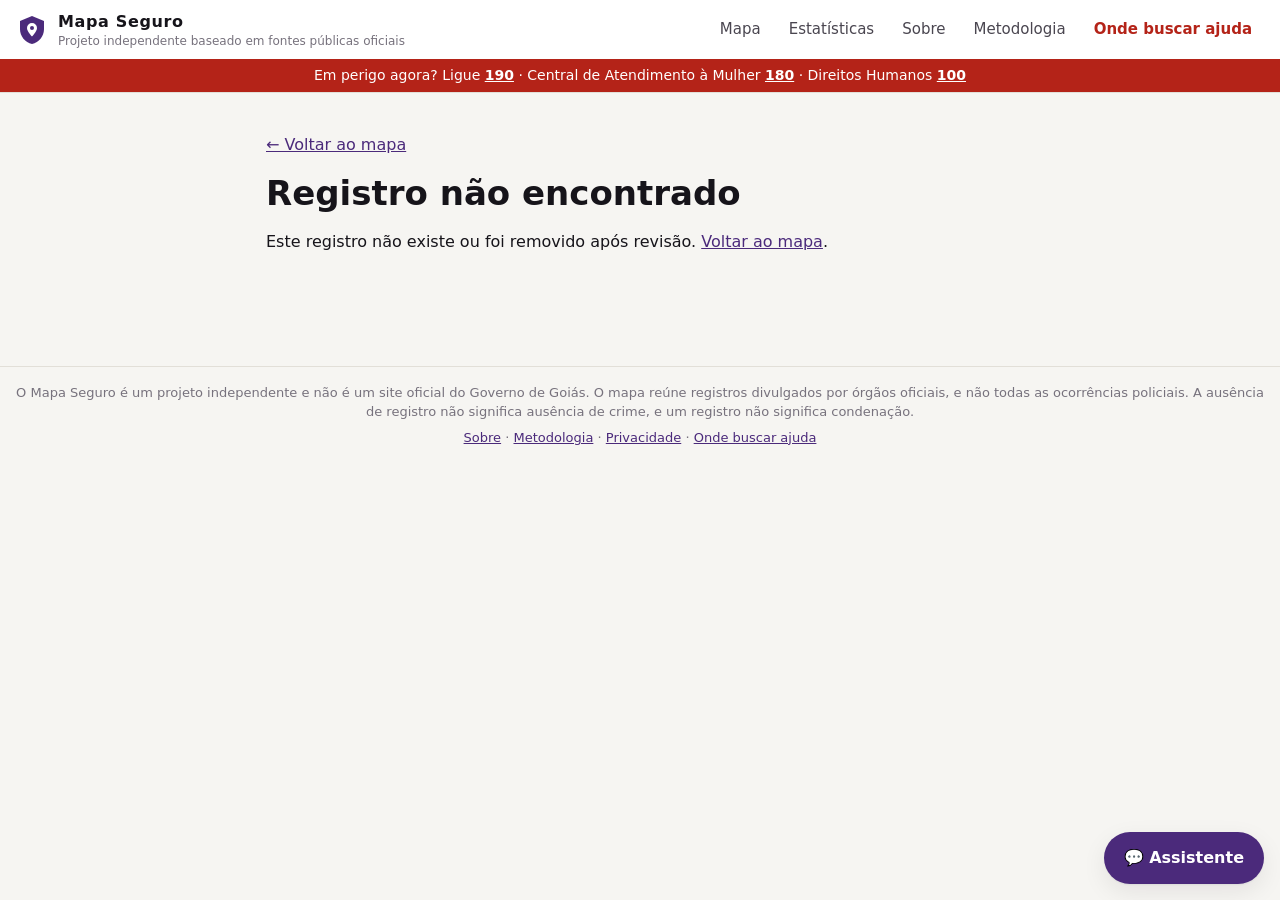
<file: caso.html>
<!doctype html>
<html lang="pt-BR">
<head>
  <meta charset="utf-8">
  <meta name="viewport" content="width=device-width, initial-scale=1, viewport-fit=cover">
  <title>Registro | Mapa Seguro</title>
  <meta name="description" content="Detalhe de registro oficial no MAPA SEGURO.">
  <meta http-equiv="Content-Security-Policy" content="default-src 'self'; script-src 'self'; style-src 'self' 'unsafe-inline'; img-src 'self' data:; connect-src 'self' https://generativelanguage.googleapis.com https:; base-uri 'self'; form-action 'self'">
  <meta name="referrer" content="strict-origin-when-cross-origin">
  <link rel="icon" href="data:image/svg+xml,%3Csvg xmlns='http://www.w3.org/2000/svg' viewBox='0 0 32 32'%3E%3Cpath d='M16 2 4 7v8c0 7.5 5.1 13.4 12 15 6.9-1.6 12-7.5 12-15V7L16 2Z' fill='%234b2a7b'/%3E%3C/svg%3E">
  <link rel="stylesheet" href="assets/css/style.css?v=20261008">
  <script type="module" src="assets/js/pagina-caso.js?v=20261008"></script>
</head>
<body data-pagina="caso">
  <header id="topo"></header>
  <main id="principal" class="conteudo estreito">
    <p><a href="index.html">← Voltar ao mapa</a></p>
    <article id="caso" aria-live="polite"><p>Carregando…</p></article>
  </main>
  <footer id="rodape"></footer>
</body>
</html>
</file>
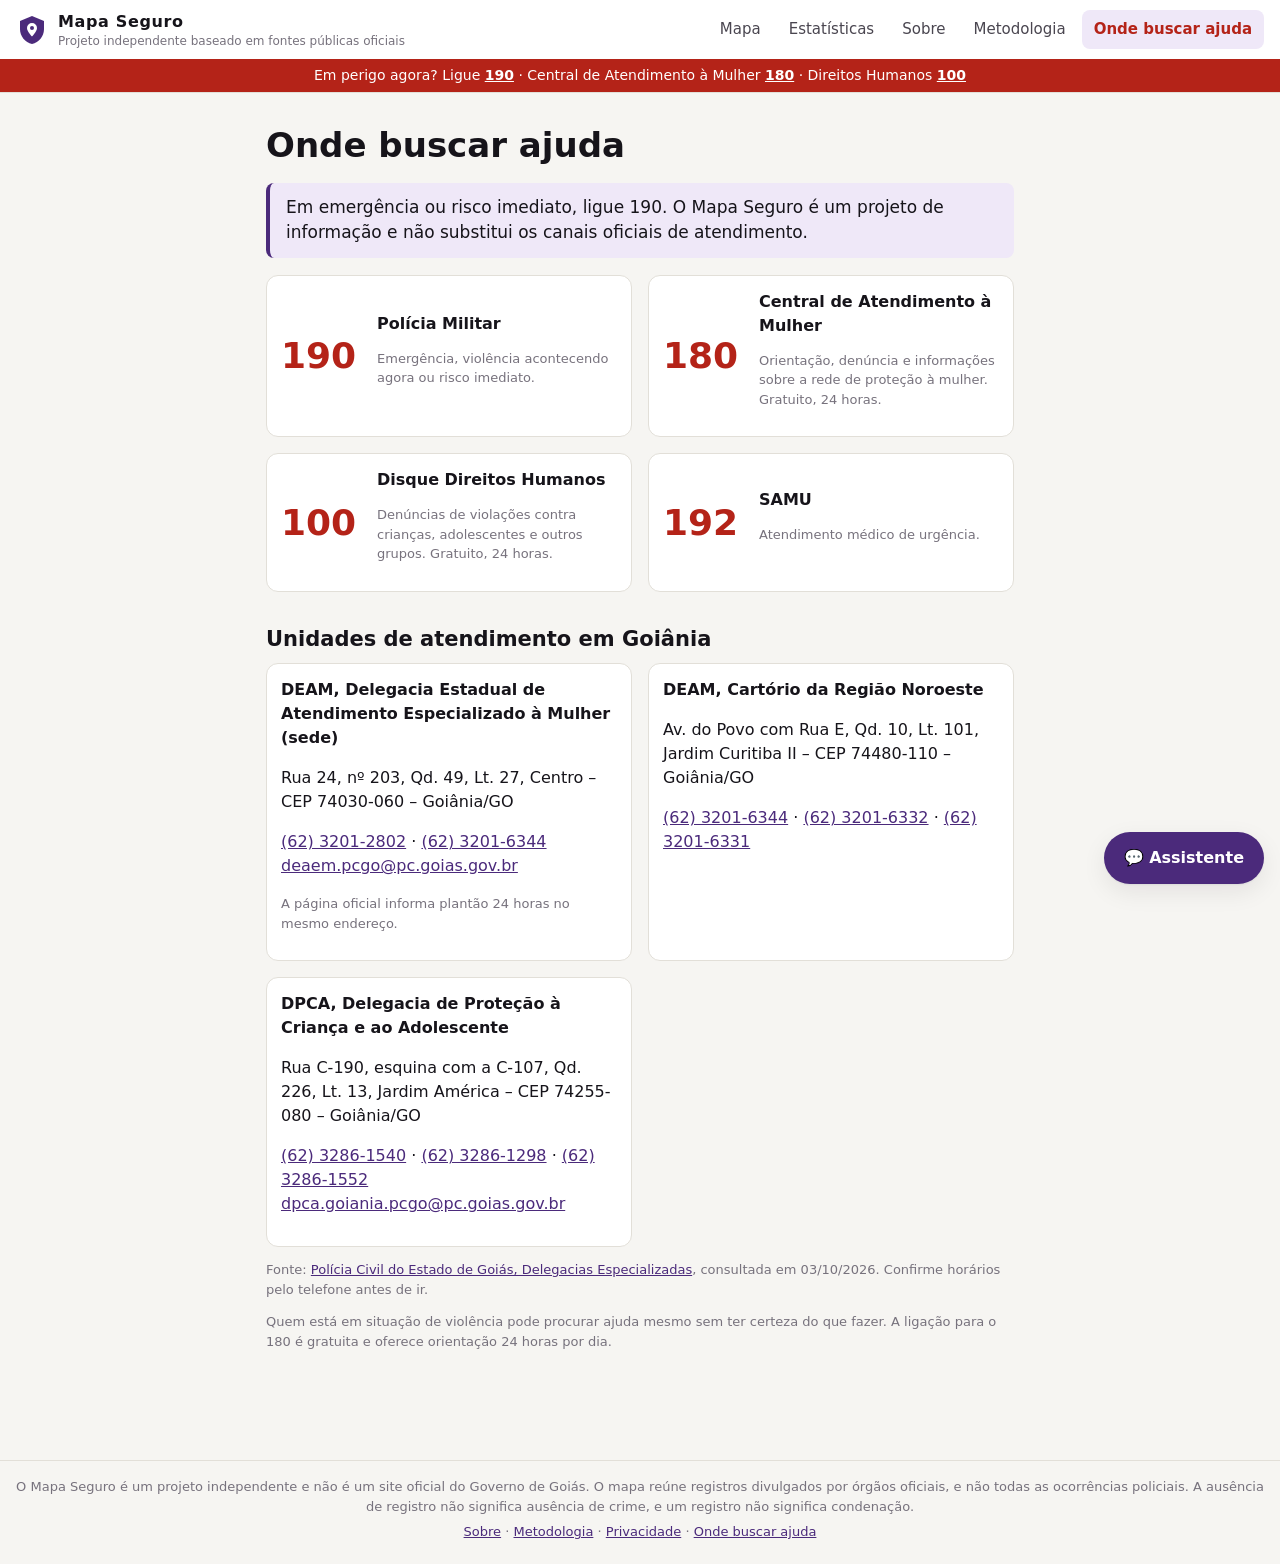
<file: emergencia.html>
<!doctype html>
<html lang="pt-BR">
<head>
  <meta charset="utf-8">
  <meta name="viewport" content="width=device-width, initial-scale=1, viewport-fit=cover">
  <title>Onde buscar ajuda | Mapa Seguro</title>
  <meta name="description" content="Contatos oficiais de emergência e atendimento em Goiânia.">
  <meta http-equiv="Content-Security-Policy" content="default-src 'self'; script-src 'self'; style-src 'self' 'unsafe-inline'; img-src 'self' data:; connect-src 'self' https://generativelanguage.googleapis.com https:; base-uri 'self'; form-action 'self'">
  <meta name="referrer" content="strict-origin-when-cross-origin">
  <link rel="icon" href="data:image/svg+xml,%3Csvg xmlns='http://www.w3.org/2000/svg' viewBox='0 0 32 32'%3E%3Cpath d='M16 2 4 7v8c0 7.5 5.1 13.4 12 15 6.9-1.6 12-7.5 12-15V7L16 2Z' fill='%234b2a7b'/%3E%3C/svg%3E">
  <link rel="stylesheet" href="assets/css/style.css?v=20261008">
  <script type="module" src="assets/js/pagina-conteudo.js?v=20261008"></script>
</head>
<body data-pagina="emergencia">
  <header id="topo"></header>
  <main id="principal" class="conteudo estreito">
    <h1>Onde buscar ajuda</h1>
    <p class="destaque" id="aviso-emergencia"></p>
    <div id="contatos" class="grade"></div>
    <h2>Unidades de atendimento em Goiânia</h2>
    <div id="servicos" class="grade"></div>
    <p id="fonte-servicos" class="rotulo-peq"></p>
    <p class="rotulo-peq">Quem está em situação de violência pode procurar ajuda mesmo sem ter certeza do que fazer. A ligação para o 180 é gratuita e oferece orientação 24 horas por dia.</p>
  </main>
  <footer id="rodape"></footer>
</body>
</html>
</file>
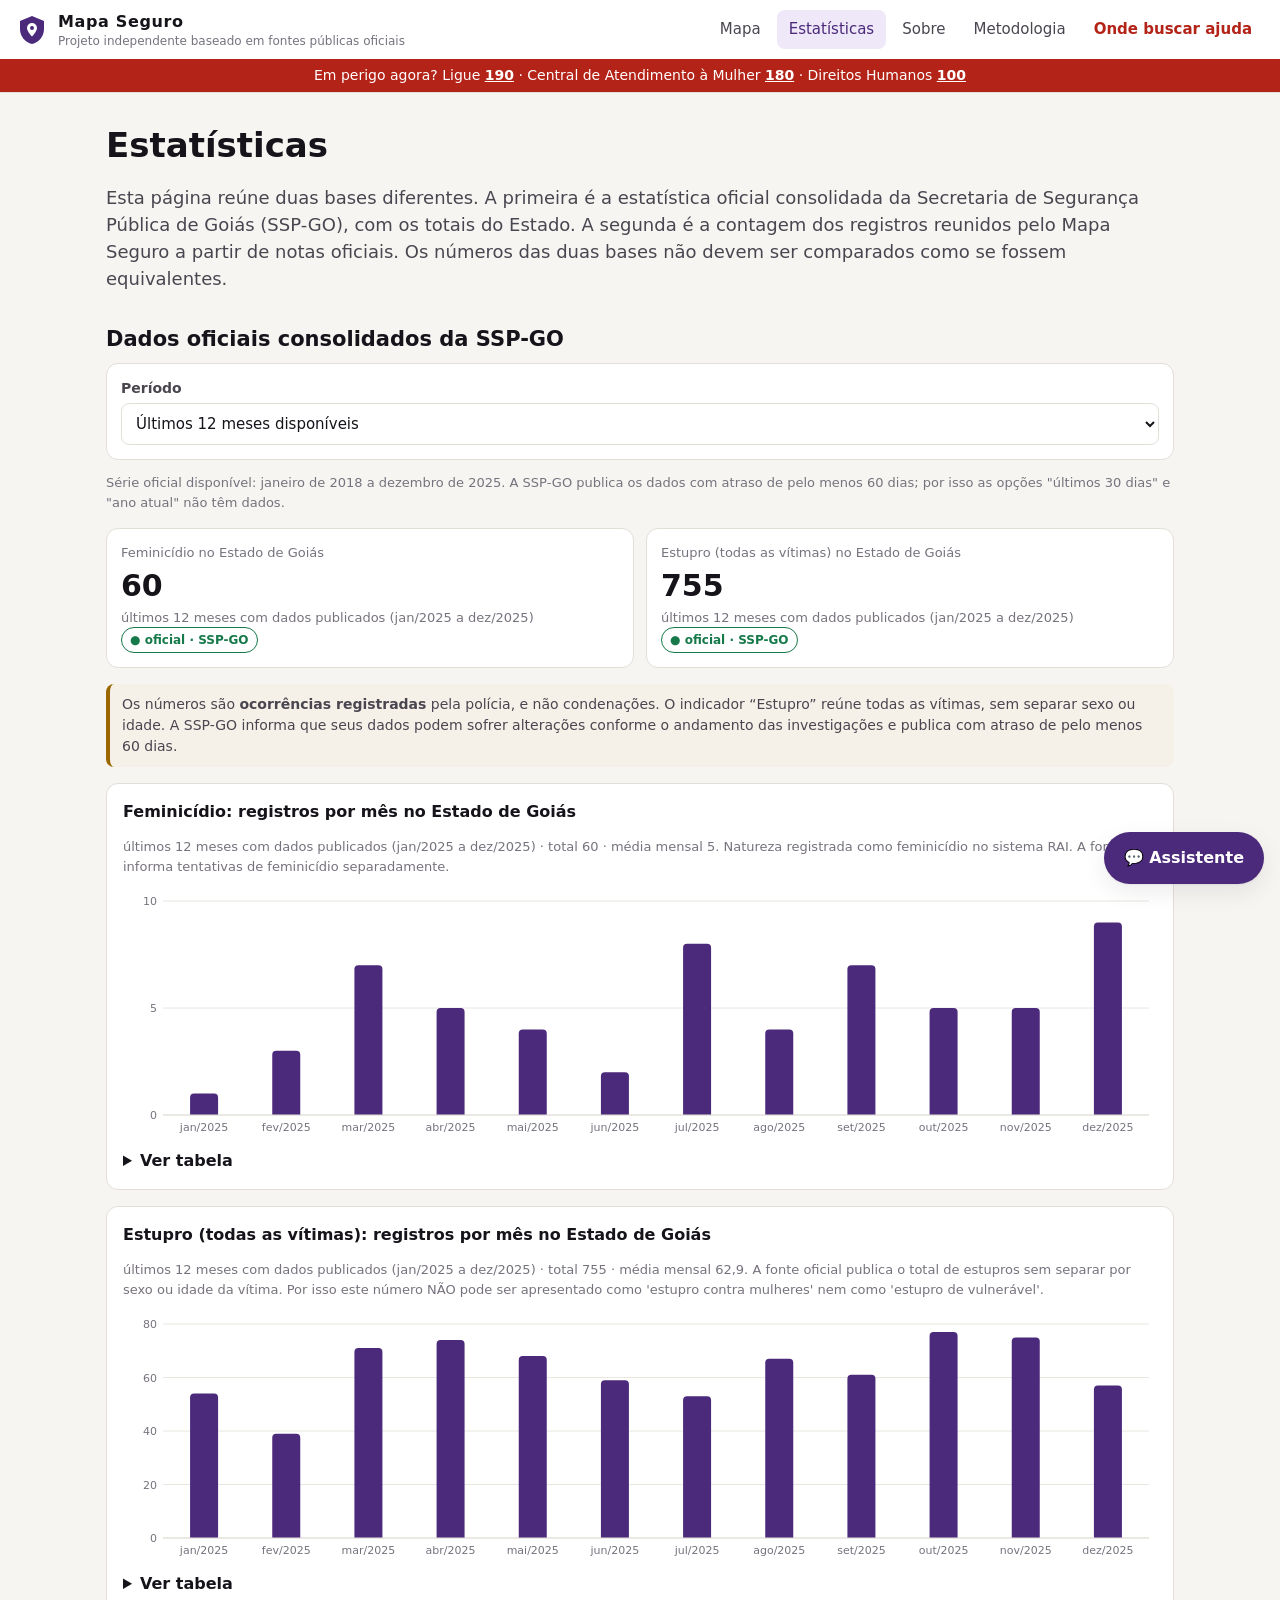
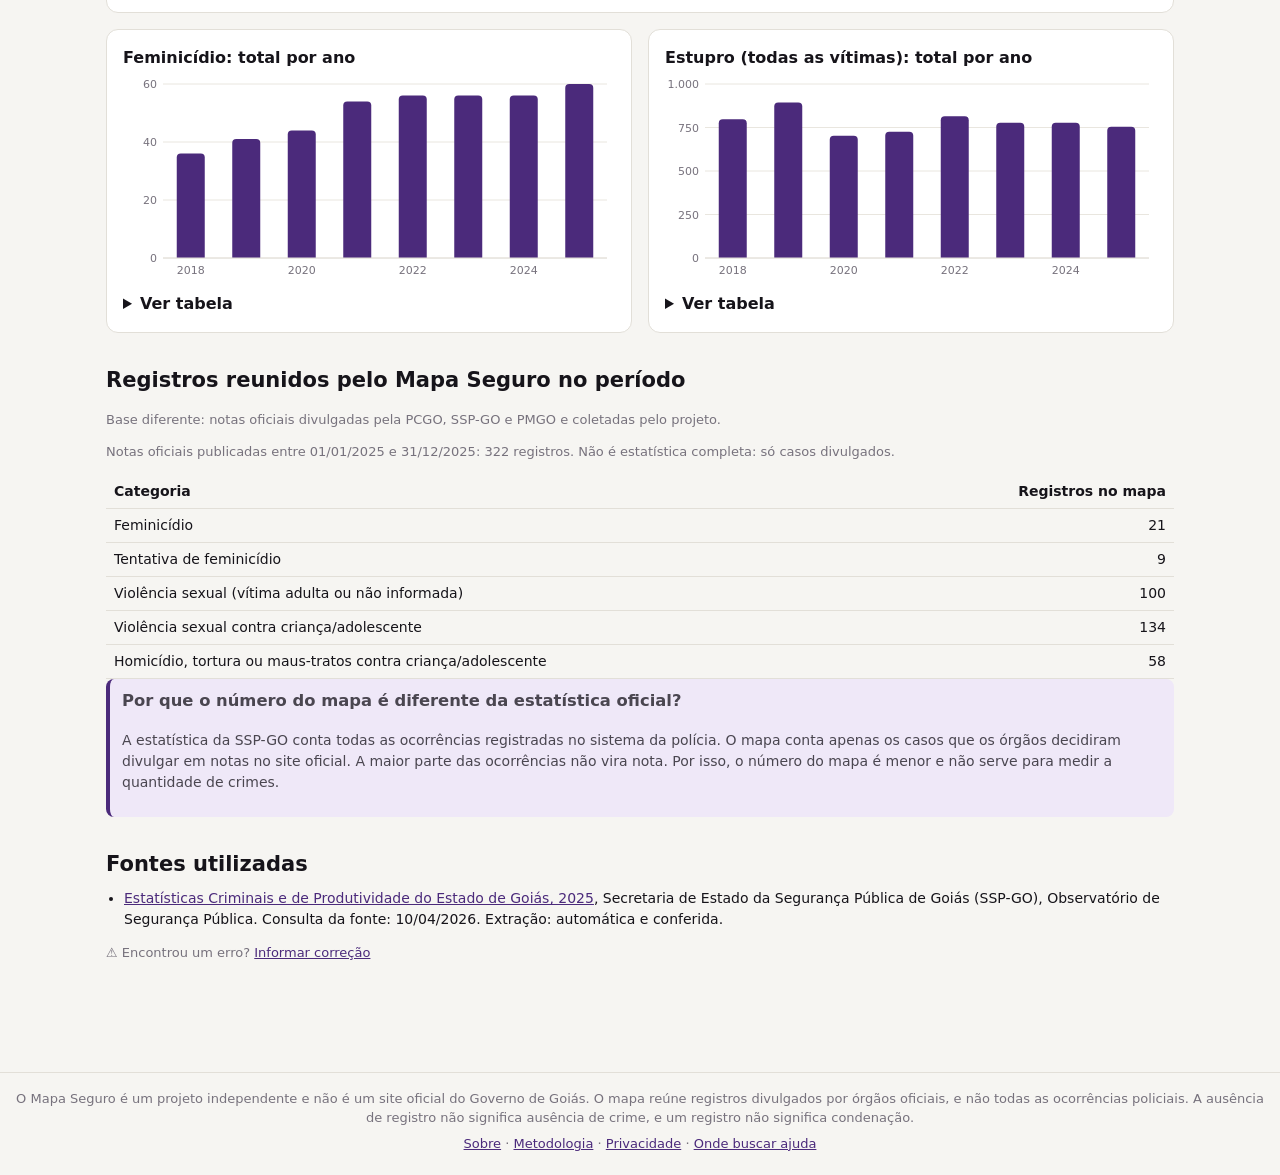
<file: estatisticas.html>
<!doctype html>
<html lang="pt-BR">
<head>
  <meta charset="utf-8">
  <meta name="viewport" content="width=device-width, initial-scale=1, viewport-fit=cover">
  <title>Estatísticas | Mapa Seguro</title>
  <meta name="description" content="Estatística oficial da SSP-GO e registros reunidos pelo Mapa Seguro: duas bases diferentes.">
  <meta http-equiv="Content-Security-Policy" content="default-src 'self'; script-src 'self'; style-src 'self' 'unsafe-inline'; img-src 'self' data:; connect-src 'self' https://generativelanguage.googleapis.com https:; base-uri 'self'; form-action 'self'">
  <meta name="referrer" content="strict-origin-when-cross-origin">
  <link rel="icon" href="data:image/svg+xml,%3Csvg xmlns='http://www.w3.org/2000/svg' viewBox='0 0 32 32'%3E%3Cpath d='M16 2 4 7v8c0 7.5 5.1 13.4 12 15 6.9-1.6 12-7.5 12-15V7L16 2Z' fill='%234b2a7b'/%3E%3C/svg%3E">
  <link rel="stylesheet" href="assets/css/style.css?v=20261008">
  <script type="module" src="assets/js/pagina-estatisticas.js?v=20261008"></script>
</head>
<body data-pagina="estatisticas">
  <header id="topo"></header>
  <main id="principal" class="conteudo">
    <h1>Estatísticas</h1>
    <p class="lead">Esta página reúne duas bases diferentes. A primeira é a estatística oficial consolidada da Secretaria de Segurança Pública de Goiás (SSP-GO), com os totais do Estado. A segunda é a contagem dos registros reunidos pelo Mapa Seguro a partir de notas oficiais. Os números das duas bases não devem ser comparados como se fossem equivalentes.</p>
    <h2>Dados oficiais consolidados da SSP-GO</h2>
    <form class="barra-filtros" aria-label="Período">
      <div class="campo"><label for="p-tipo">Período</label><select id="p-tipo"></select></div>
      <div class="campo" id="c-ano" hidden><label for="p-ano">Ano</label><select id="p-ano"></select></div>
      <div class="campo" id="c-custom" hidden><label for="p-inicio">De / até</label><div class="linha"><input id="p-inicio" type="month" aria-label="Mês inicial"><input id="p-fim" type="month" aria-label="Mês final"></div></div>
    </form>
    <p id="cobertura" class="rotulo-peq"></p>
    <div id="kpis" class="kpis" aria-live="polite"></div>
    <div class="aviso">Os números são <strong>ocorrências registradas</strong> pela polícia, e não condenações. O indicador “Estupro” reúne todas as vítimas, sem separar sexo ou idade. A SSP-GO informa que seus dados podem sofrer alterações conforme o andamento das investigações e publica com atraso de pelo menos 60 dias.</div>
    <section class="grafico" id="g-feminicidio"></section>
    <section class="grafico" id="g-estupro"></section>
    <div class="grade">
      <section class="grafico" id="a-feminicidio"></section>
      <section class="grafico" id="a-estupro"></section>
    </div>
    <h2>Registros reunidos pelo Mapa Seguro no período</h2>
    <p class="rotulo-peq">Base diferente: notas oficiais divulgadas pela PCGO, SSP-GO e PMGO e coletadas pelo projeto.</p>
    <div id="registros-mapa"></div>
    <div class="aviso info">
      <h3 style="margin-top:0">Por que o número do mapa é diferente da estatística oficial?</h3>
      <p>A estatística da SSP-GO conta todas as ocorrências registradas no sistema da polícia. O mapa conta apenas os casos que os órgãos decidiram divulgar em notas no site oficial. A maior parte das ocorrências não vira nota. Por isso, o número do mapa é menor e não serve para medir a quantidade de crimes.</p>
    </div>
    <h2>Fontes utilizadas</h2>
    <ul id="fontes" class="fontes-lista"></ul>
    <p id="correcao" class="rotulo-peq"></p>
  </main>
  <footer id="rodape"></footer>
</body>
</html>
</file>
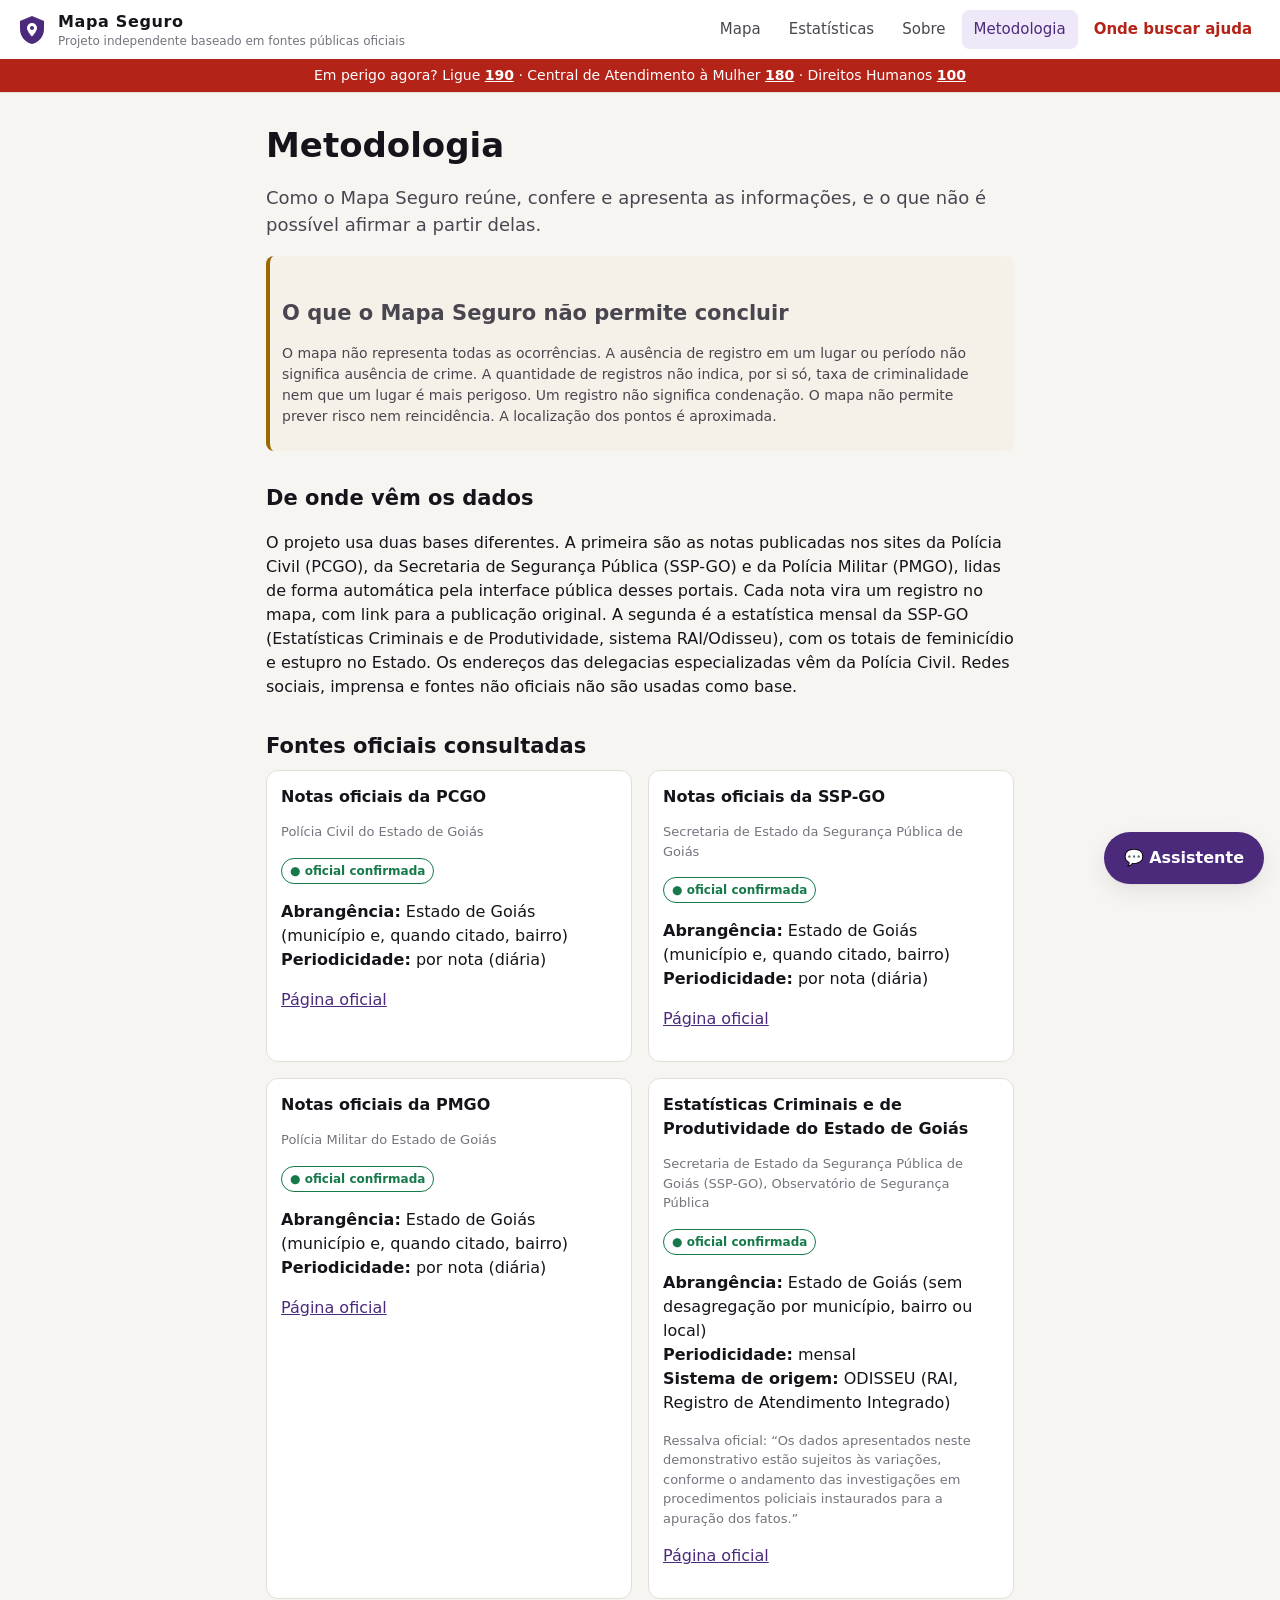
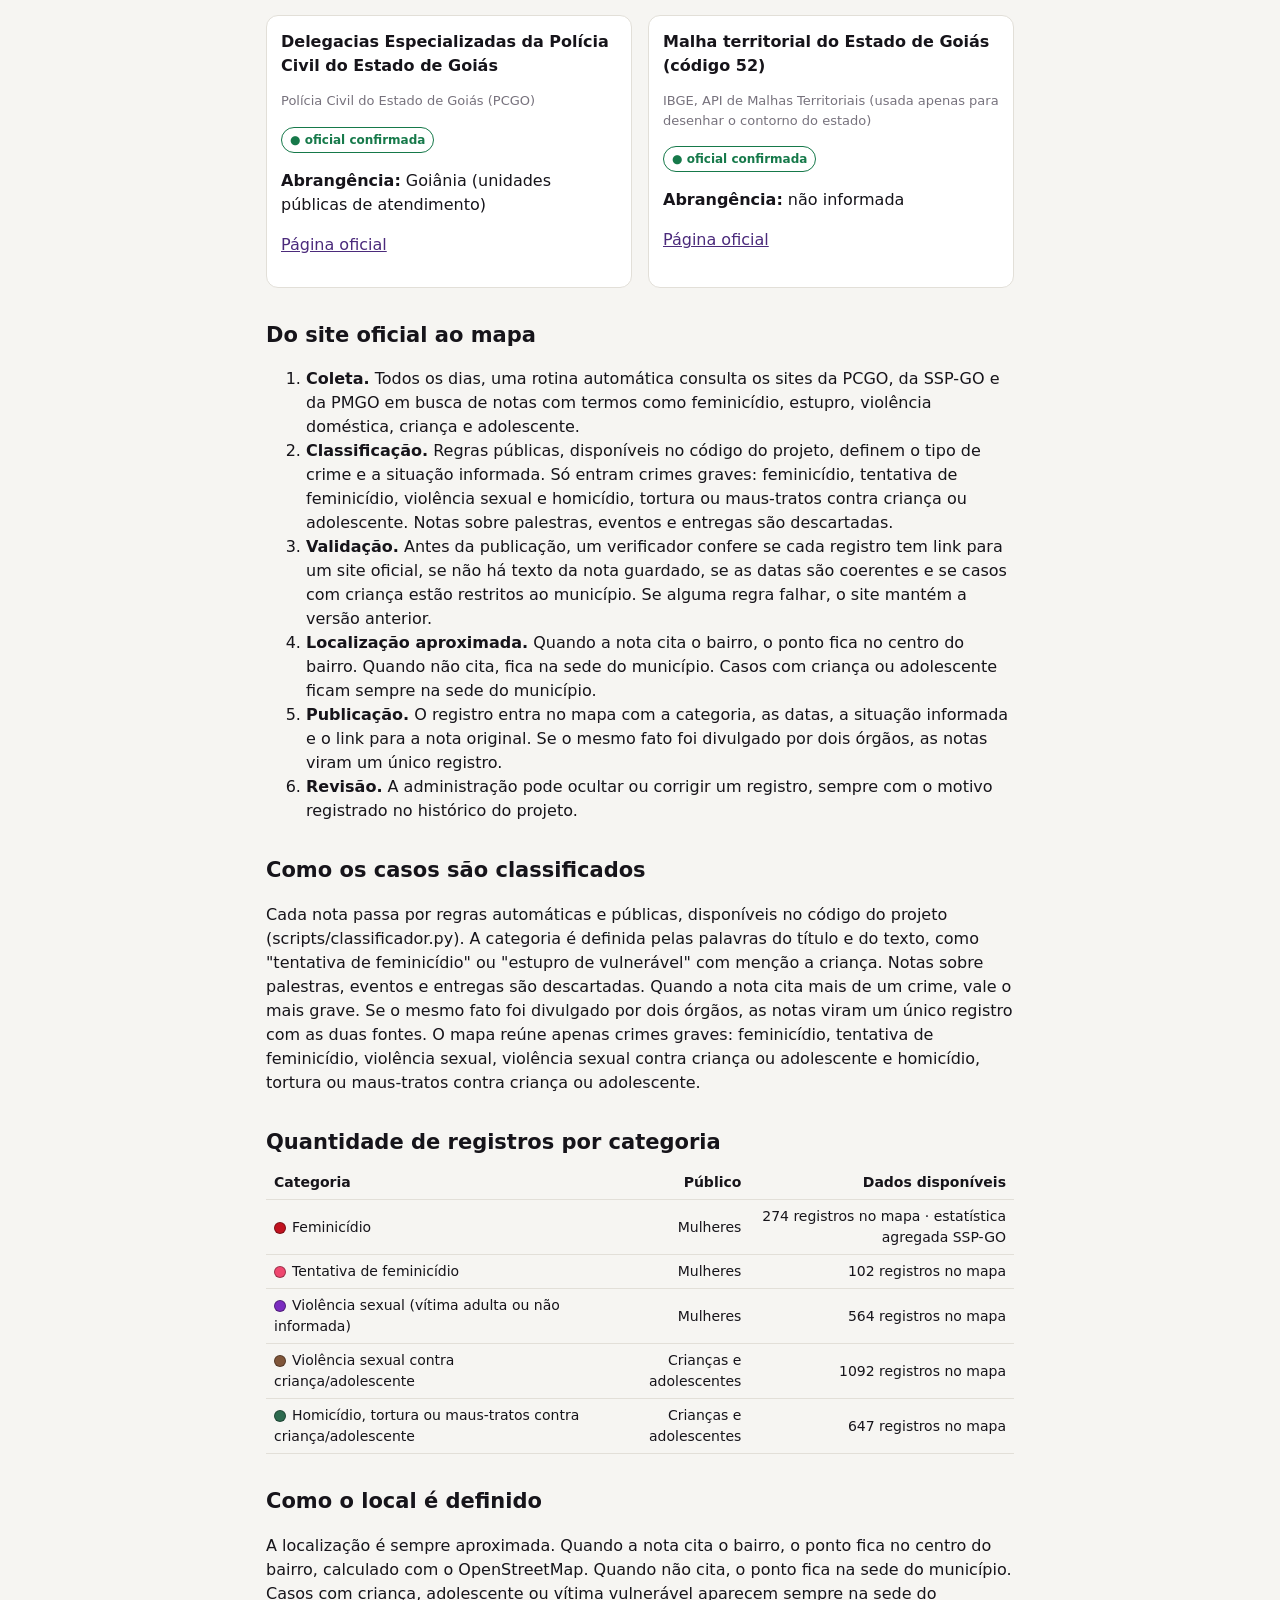
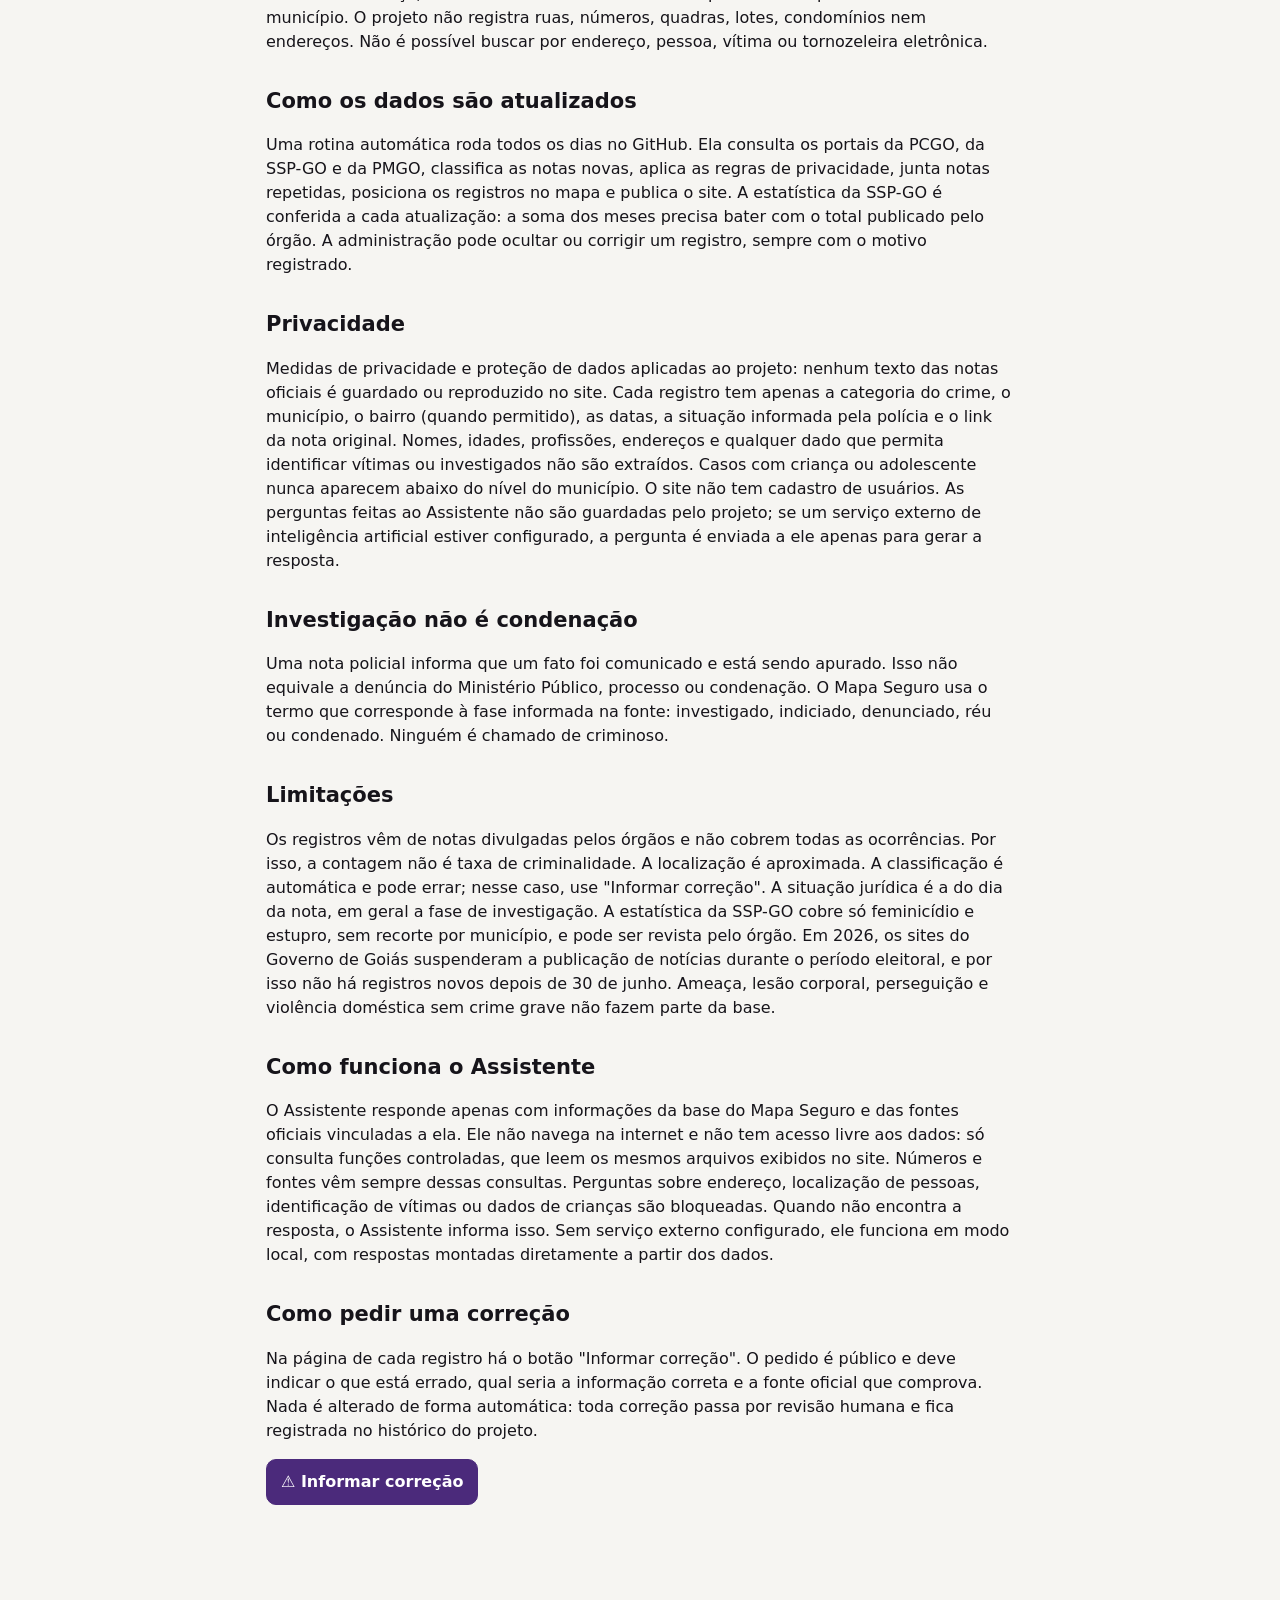
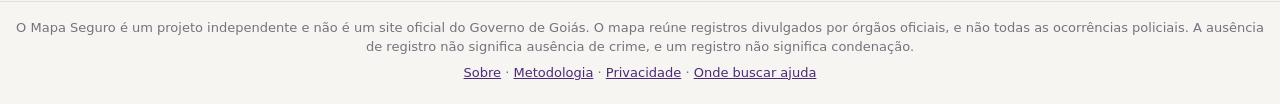
<file: metodologia.html>
<!doctype html>
<html lang="pt-BR">
<head>
  <meta charset="utf-8">
  <meta name="viewport" content="width=device-width, initial-scale=1, viewport-fit=cover">
  <title>Metodologia | Mapa Seguro</title>
  <meta name="description" content="Como o Mapa Seguro reúne, confere e apresenta registros divulgados por órgãos oficiais de Goiás.">
  <meta http-equiv="Content-Security-Policy" content="default-src 'self'; script-src 'self'; style-src 'self' 'unsafe-inline'; img-src 'self' data:; connect-src 'self' https://generativelanguage.googleapis.com https:; base-uri 'self'; form-action 'self'">
  <meta name="referrer" content="strict-origin-when-cross-origin">
  <link rel="icon" href="data:image/svg+xml,%3Csvg xmlns='http://www.w3.org/2000/svg' viewBox='0 0 32 32'%3E%3Cpath d='M16 2 4 7v8c0 7.5 5.1 13.4 12 15 6.9-1.6 12-7.5 12-15V7L16 2Z' fill='%234b2a7b'/%3E%3C/svg%3E">
  <link rel="stylesheet" href="assets/css/style.css?v=20261008">
  <script type="module" src="assets/js/pagina-conteudo.js?v=20261008"></script>
</head>
<body data-pagina="metodologia">
  <header id="topo"></header>
  <main id="principal" class="conteudo estreito">
    <h1>Metodologia</h1>
    <p class="lead">Como o Mapa Seguro reúne, confere e apresenta as informações, e o que não é possível afirmar a partir delas.</p>
    <div data-topico="nao_permite" class="aviso"></div>
    <div data-topico="fontes"></div>
    <h2>Fontes oficiais consultadas</h2>
    <div id="lista-fontes" class="grade"></div>
    <h2>Do site oficial ao mapa</h2>
    <ol>
      <li><strong>Coleta.</strong> Todos os dias, uma rotina automática consulta os sites da PCGO, da SSP-GO e da PMGO em busca de notas com termos como feminicídio, estupro, violência doméstica, criança e adolescente.</li>
      <li><strong>Classificação.</strong> Regras públicas, disponíveis no código do projeto, definem o tipo de crime e a situação informada. Só entram crimes graves: feminicídio, tentativa de feminicídio, violência sexual e homicídio, tortura ou maus-tratos contra criança ou adolescente. Notas sobre palestras, eventos e entregas são descartadas.</li>
      <li><strong>Validação.</strong> Antes da publicação, um verificador confere se cada registro tem link para um site oficial, se não há texto da nota guardado, se as datas são coerentes e se casos com criança estão restritos ao município. Se alguma regra falhar, o site mantém a versão anterior.</li>
      <li><strong>Localização aproximada.</strong> Quando a nota cita o bairro, o ponto fica no centro do bairro. Quando não cita, fica na sede do município. Casos com criança ou adolescente ficam sempre na sede do município.</li>
      <li><strong>Publicação.</strong> O registro entra no mapa com a categoria, as datas, a situação informada e o link para a nota original. Se o mesmo fato foi divulgado por dois órgãos, as notas viram um único registro.</li>
      <li><strong>Revisão.</strong> A administração pode ocultar ou corrigir um registro, sempre com o motivo registrado no histórico do projeto.</li>
    </ol>
    <div data-topico="classificacao"></div>
    <h2>Quantidade de registros por categoria</h2>
    <div class="tabela-wrap" id="cobertura-categorias"></div>
    <div data-topico="localizacao"></div>
    <div data-topico="atualizacao"></div>
    <div data-topico="privacidade" id="privacidade"></div>
    <div data-topico="investigacao_condenacao"></div>
    <div data-topico="limitacoes"></div>
    <div data-topico="ia"></div>
    <div data-topico="correcoes" id="correcoes"></div>
    <div id="acao-correcao"></div>
  </main>
  <footer id="rodape"></footer>
</body>
</html>
</file>
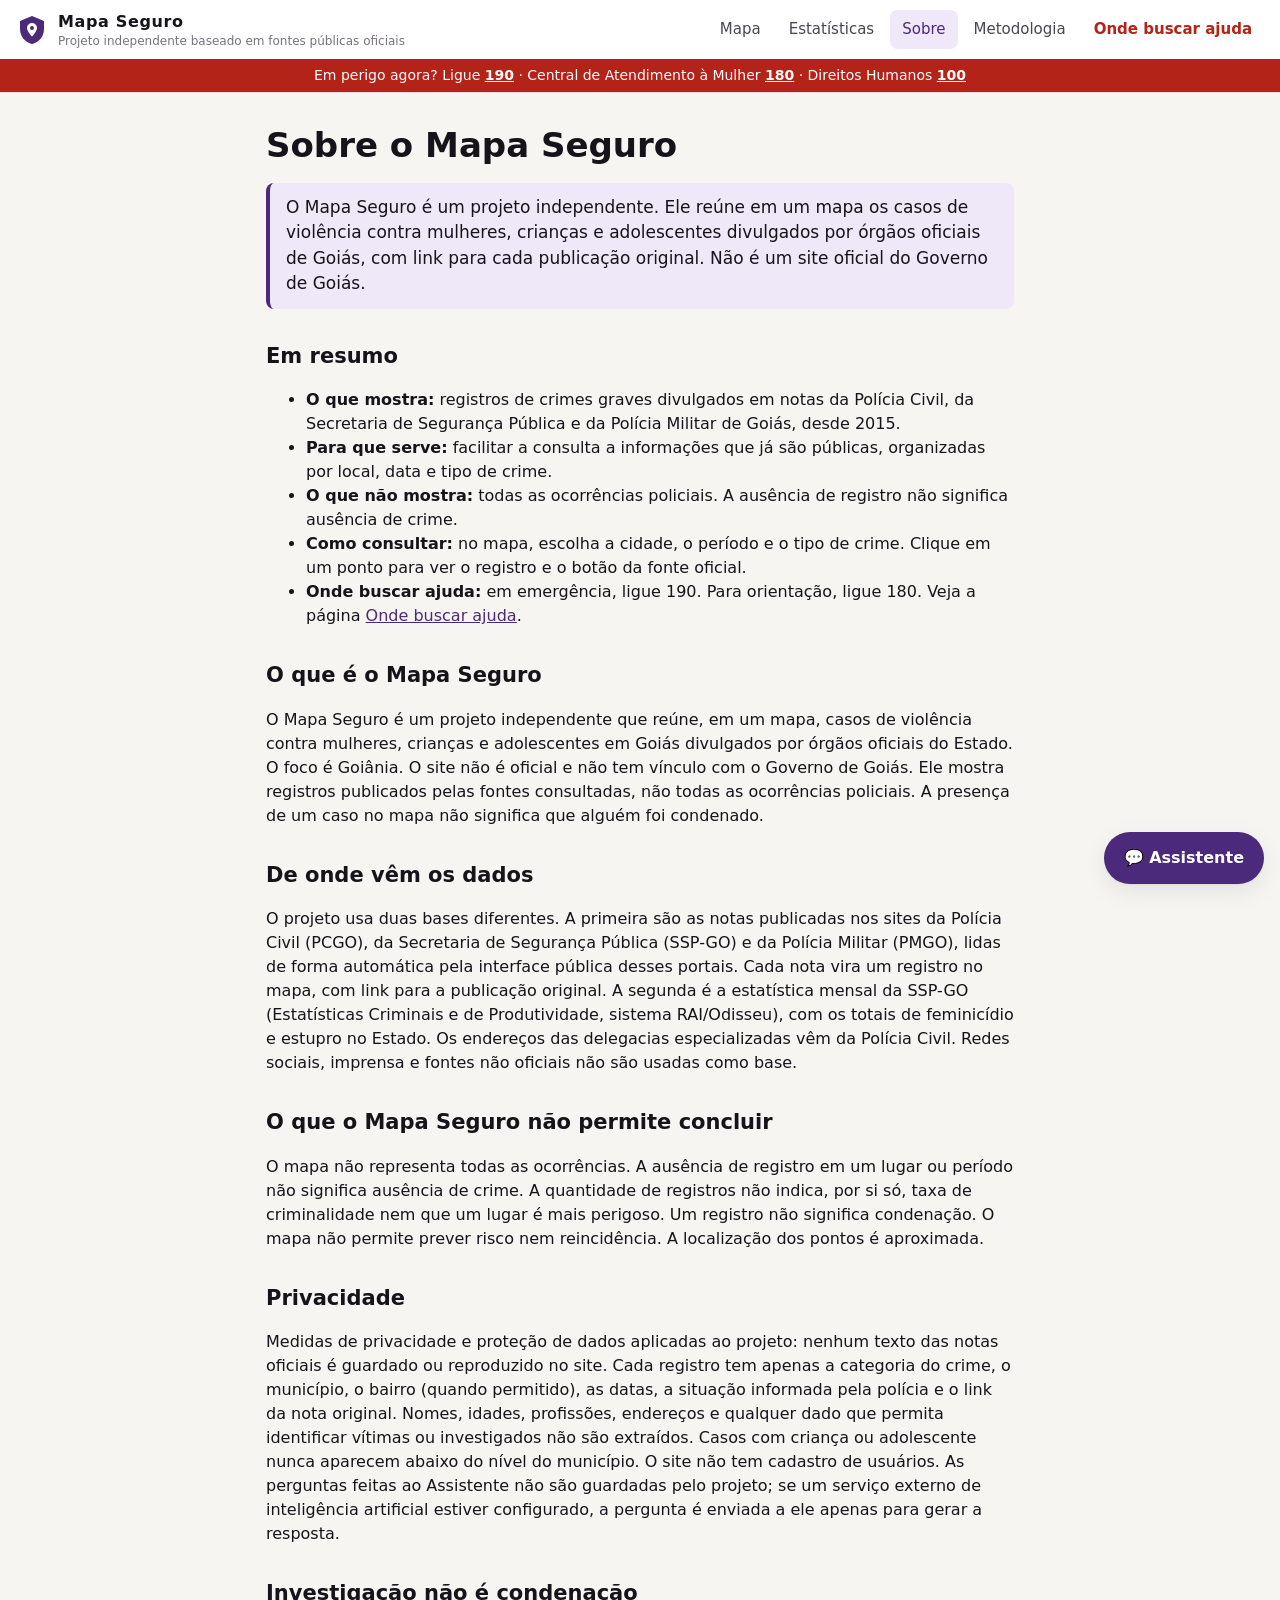
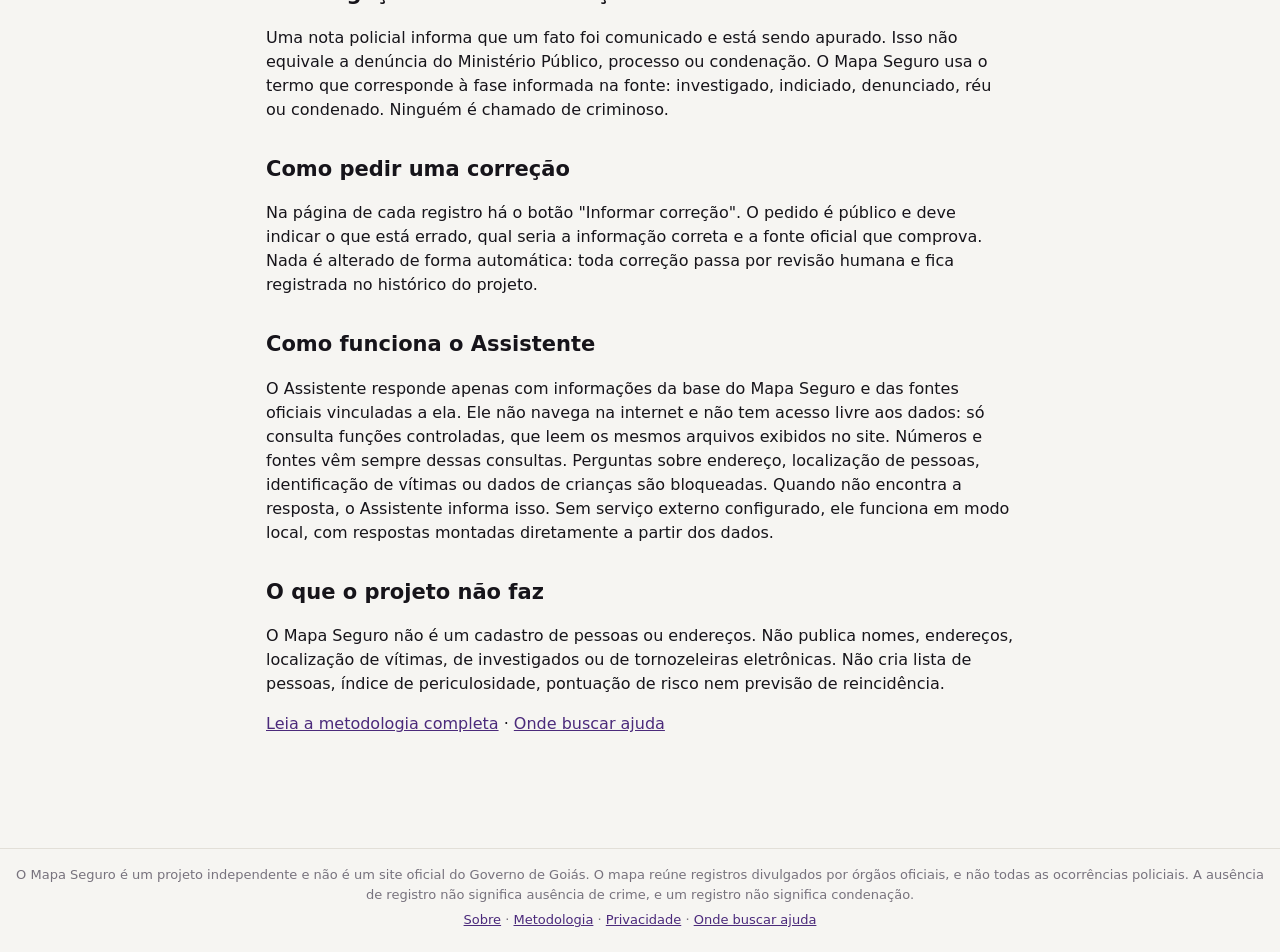
<file: sobre.html>
<!doctype html>
<html lang="pt-BR">
<head>
  <meta charset="utf-8">
  <meta name="viewport" content="width=device-width, initial-scale=1, viewport-fit=cover">
  <title>Sobre | Mapa Seguro</title>
  <meta name="description" content="O que é o Mapa Seguro, de onde vêm os dados e quais são os limites do projeto.">
  <meta http-equiv="Content-Security-Policy" content="default-src 'self'; script-src 'self'; style-src 'self' 'unsafe-inline'; img-src 'self' data:; connect-src 'self' https://generativelanguage.googleapis.com https:; base-uri 'self'; form-action 'self'">
  <meta name="referrer" content="strict-origin-when-cross-origin">
  <link rel="icon" href="data:image/svg+xml,%3Csvg xmlns='http://www.w3.org/2000/svg' viewBox='0 0 32 32'%3E%3Cpath d='M16 2 4 7v8c0 7.5 5.1 13.4 12 15 6.9-1.6 12-7.5 12-15V7L16 2Z' fill='%234b2a7b'/%3E%3C/svg%3E">
  <link rel="stylesheet" href="assets/css/style.css?v=20261008">
  <script type="module" src="assets/js/pagina-conteudo.js?v=20261008"></script>
</head>
<body data-pagina="sobre">
  <header id="topo"></header>
  <main id="principal" class="conteudo estreito">
    <h1>Sobre o Mapa Seguro</h1>
    <p class="destaque">O Mapa Seguro é um projeto independente. Ele reúne em um mapa os casos de violência contra mulheres, crianças e adolescentes divulgados por órgãos oficiais de Goiás, com link para cada publicação original. Não é um site oficial do Governo de Goiás.</p>
    <h2>Em resumo</h2>
    <ul>
      <li><strong>O que mostra:</strong> registros de crimes graves divulgados em notas da Polícia Civil, da Secretaria de Segurança Pública e da Polícia Militar de Goiás, desde 2015.</li>
      <li><strong>Para que serve:</strong> facilitar a consulta a informações que já são públicas, organizadas por local, data e tipo de crime.</li>
      <li><strong>O que não mostra:</strong> todas as ocorrências policiais. A ausência de registro não significa ausência de crime.</li>
      <li><strong>Como consultar:</strong> no mapa, escolha a cidade, o período e o tipo de crime. Clique em um ponto para ver o registro e o botão da fonte oficial.</li>
      <li><strong>Onde buscar ajuda:</strong> em emergência, ligue 190. Para orientação, ligue 180. Veja a página <a href="emergencia.html">Onde buscar ajuda</a>.</li>
    </ul>
    <div data-topico="finalidade"></div>
    <div data-topico="fontes"></div>
    <div data-topico="nao_permite"></div>
    <div data-topico="privacidade" id="privacidade"></div>
    <div data-topico="investigacao_condenacao"></div>
    <div data-topico="correcoes"></div>
    <div data-topico="ia"></div>
    <h2>O que o projeto não faz</h2>
    <p>O Mapa Seguro não é um cadastro de pessoas ou endereços. Não publica nomes, endereços, localização de vítimas, de investigados ou de tornozeleiras eletrônicas. Não cria lista de pessoas, índice de periculosidade, pontuação de risco nem previsão de reincidência.</p>
    <p><a href="metodologia.html">Leia a metodologia completa</a> · <a href="emergencia.html">Onde buscar ajuda</a></p>
  </main>
  <footer id="rodape"></footer>
</body>
</html>
</file>
<file: assets/css/style.css>
/* MAPA SEGURO — estilos (sem dependências externas) */
:root {
  --bg: #f6f5f2;
  --surface: #ffffff;
  --surface-2: #f0eee9;
  --ink: #16141a;
  --ink-2: #4a4650;
  --muted: #77727d;
  --line: #e2dfd8;
  --brand: #4b2a7b;
  --brand-ink: #ffffff;
  --brand-soft: #efe8f8;
  --accent: #b42318;
  --ok: #16794a;
  --warn: #9a6700;
  --focus: #1d70b8;
  --chart: #4b2a7b;
  --chart-2: #8a72b0;
  --grid: #e9e6df;
  --shadow: 0 1px 2px rgba(20, 16, 30, .06), 0 8px 24px rgba(20, 16, 30, .08);
  --r: 12px;
  --font: system-ui, -apple-system, "Segoe UI", Roboto, "Helvetica Neue", Arial, sans-serif;
  color-scheme: light;
}
@media (prefers-color-scheme: dark) {
  :root:not([data-theme="light"]) {
    --bg: #121117; --surface: #1b1a21; --surface-2: #24222b; --ink: #f3f1f6; --ink-2: #c9c4d1;
    --muted: #9b95a5; --line: #2f2c37; --brand: #a98be0; --brand-ink: #15131a; --brand-soft: #2a2238;
    --accent: #ff8a80; --ok: #4cc38a; --warn: #e3b341; --focus: #6cb4ff; --chart: #a98be0; --chart-2: #6f5a96; --grid: #2a2832;
    --shadow: 0 1px 2px rgba(0,0,0,.4), 0 8px 24px rgba(0,0,0,.35);
    color-scheme: dark;
  }
}
:root[data-theme="dark"] {
  --bg: #121117; --surface: #1b1a21; --surface-2: #24222b; --ink: #f3f1f6; --ink-2: #c9c4d1;
  --muted: #9b95a5; --line: #2f2c37; --brand: #a98be0; --brand-ink: #15131a; --brand-soft: #2a2238;
  --accent: #ff8a80; --ok: #4cc38a; --warn: #e3b341; --focus: #6cb4ff; --chart: #a98be0; --chart-2: #6f5a96; --grid: #2a2832;
  --shadow: 0 1px 2px rgba(0,0,0,.4), 0 8px 24px rgba(0,0,0,.35);
  color-scheme: dark;
}

* { box-sizing: border-box; }
[hidden] { display: none !important; }
html, body { margin: 0; }
body { font-family: var(--font); background: var(--bg); color: var(--ink); line-height: 1.5; font-size: 16px; }
a { color: var(--brand); }
:focus-visible { outline: 3px solid var(--focus); outline-offset: 2px; border-radius: 4px; }
.sr-only { position: absolute; width: 1px; height: 1px; overflow: hidden; clip: rect(0 0 0 0); white-space: nowrap; }
.pular { position: absolute; left: -999px; top: 0; background: var(--brand); color: var(--brand-ink); padding: 8px 12px; z-index: 9999; }
.pular:focus { left: 8px; top: 8px; }

/* ------------------------------------------------ cabeçalho */
.topo { background: var(--surface); border-bottom: 1px solid var(--line); position: sticky; top: 0; z-index: 1000; }
.topo-in { display: flex; align-items: center; gap: 16px; padding: 10px 16px; max-width: 1400px; margin: 0 auto; }
.marca { display: flex; align-items: center; gap: 10px; text-decoration: none; color: var(--ink); font-weight: 800; letter-spacing: .04em; white-space: nowrap; }
.marca svg { flex: none; }
.marca small { display: block; font-weight: 500; letter-spacing: 0; color: var(--muted); font-size: 12px; }
.nav { display: flex; gap: 4px; margin-left: auto; flex-wrap: wrap; }
.nav a { text-decoration: none; color: var(--ink-2); padding: 8px 12px; border-radius: 8px; font-weight: 500; font-size: 15px; }
.nav a:hover { background: var(--surface-2); }
.nav a[aria-current="page"] { background: var(--brand-soft); color: var(--brand); }
.nav a.ajuda { color: var(--accent); font-weight: 700; }
.menu-btn { display: none; margin-left: auto; background: none; border: 1px solid var(--line); border-radius: 8px; padding: 8px 10px; color: var(--ink); font: inherit; }
.faixa-emergencia { background: var(--accent); color: #fff; font-size: 14px; text-align: center; padding: 6px 12px; }
.faixa-emergencia a { color: #fff; font-weight: 700; }
:root[data-theme="dark"] .faixa-emergencia, :root:not([data-theme="light"]) .faixa-emergencia { color: #fff; }
@media (prefers-color-scheme: dark) { :root:not([data-theme="light"]) .faixa-emergencia { background: #8f1d14; } }
:root[data-theme="dark"] .faixa-emergencia { background: #8f1d14; }

@media (max-width: 860px) {
  .menu-btn { display: block; }
  .nav { display: none; position: absolute; top: 100%; left: 0; right: 0; background: var(--surface); border-bottom: 1px solid var(--line); flex-direction: column; padding: 8px 16px 16px; }
  .nav.aberta { display: flex; }
  .nav a { padding: 12px; font-size: 16px; }
}

/* ------------------------------------------------ página do mapa */
.app-mapa { display: grid; grid-template-columns: 380px 1fr; height: calc(100dvh - 92px); }
.painel { background: var(--surface); border-right: 1px solid var(--line); overflow-y: auto; padding: 16px; display: flex; flex-direction: column; gap: 16px; }
#mapa { width: 100%; height: 100%; background: var(--surface-2); }
.painel h2 { font-size: 15px; margin: 0 0 8px; text-transform: uppercase; letter-spacing: .06em; color: var(--muted); }
.campo { display: flex; flex-direction: column; gap: 4px; margin-bottom: 10px; }
.campo label, .campo legend { font-size: 14px; font-weight: 600; color: var(--ink-2); }
select, input[type="text"], input[type="search"], input[type="month"], input[type="password"], textarea {
  font: inherit; font-size: 15px; color: var(--ink); background: var(--surface); border: 1px solid var(--line); border-radius: 8px; padding: 9px 10px; width: 100%; min-height: 42px;
}
fieldset { border: 0; padding: 0; margin: 0; }
.linha { display: flex; gap: 8px; }
.linha > * { flex: 1; }
.btn { font: inherit; font-weight: 600; border-radius: 10px; border: 1px solid var(--line); background: var(--surface); color: var(--ink); padding: 10px 14px; cursor: pointer; min-height: 44px; }
.btn:hover { background: var(--surface-2); }
.btn-pri { background: var(--brand); border-color: var(--brand); color: var(--brand-ink); }
.btn-pri:hover { filter: brightness(1.08); background: var(--brand); }
.chips { display: flex; flex-wrap: wrap; gap: 6px; }
.chip { display: inline-flex; align-items: center; gap: 6px; border: 1px solid var(--line); border-radius: 999px; padding: 6px 10px; font-size: 14px; background: var(--surface); cursor: pointer; user-select: none; }
.chip input { margin: 0; accent-color: var(--brand); }
.chip.sem-dados { opacity: .55; cursor: not-allowed; }
.bolinha { width: 12px; height: 12px; border-radius: 50%; flex: none; border: 1px solid rgba(0,0,0,.35); }

.cartao { background: var(--surface); border: 1px solid var(--line); border-radius: var(--r); padding: 14px; }
.cartao h3 { margin: 0 0 6px; font-size: 16px; }
.numero-grande { font-size: 40px; font-weight: 800; line-height: 1.1; letter-spacing: -.01em; }
.rotulo-peq { font-size: 13px; color: var(--muted); }
.aviso { border-left: 4px solid var(--warn); background: color-mix(in srgb, var(--warn) 9%, var(--surface)); padding: 10px 12px; border-radius: 8px; font-size: 14px; color: var(--ink-2); }
.aviso.info { border-color: var(--brand); background: var(--brand-soft); }
.selo { display: inline-flex; align-items: center; gap: 6px; font-size: 12px; font-weight: 700; padding: 3px 8px; border-radius: 999px; border: 1px solid currentColor; }
.selo.oficial { color: var(--ok); }
.selo.pendente { color: var(--warn); }
.selo.sem { color: var(--muted); }
.resultado-ind { display: grid; grid-template-columns: 1fr auto; gap: 2px 12px; align-items: baseline; padding: 10px 0; border-top: 1px solid var(--line); }
.resultado-ind:first-of-type { border-top: 0; }
.resultado-ind strong { font-size: 26px; }
.fontes-lista { margin: 6px 0 0; padding-left: 18px; font-size: 14px; }
.fontes-lista li { margin-bottom: 4px; }

.mapa-ctrl-painel { display: none; }
@media (max-width: 860px) {
  .app-mapa { grid-template-columns: 1fr; height: calc(100dvh - 92px); position: relative; }
  #mapa { height: 100%; }
  .painel { position: absolute; left: 0; right: 0; bottom: 0; z-index: 900; max-height: 72dvh; border-right: 0; border-top: 1px solid var(--line); border-radius: 16px 16px 0 0; box-shadow: var(--shadow); transform: translateY(calc(100% - 64px)); transition: transform .25s ease; }
  .painel.aberto { transform: translateY(0); }
  .mapa-ctrl-painel { display: flex; justify-content: space-between; align-items: center; position: sticky; top: -16px; background: var(--surface); margin: -16px -16px 0; padding: 12px 16px; border-bottom: 1px solid var(--line); z-index: 2; }
}
@media (prefers-reduced-motion: reduce) { .painel { transition: none; } }

/* legenda Leaflet */
.legenda { background: var(--surface); color: var(--ink); padding: 10px 12px; border-radius: 10px; box-shadow: var(--shadow); font-size: 13px; max-width: 280px; }
.legenda h4 { margin: 0 0 6px; font-size: 13px; }
.legenda ul { list-style: none; margin: 0; padding: 0; }
.legenda li { display: flex; gap: 8px; align-items: center; padding: 2px 0; }
.legenda li.sem-dados { opacity: .5; }
.legenda li .tag { margin-left: auto; font-size: 11px; color: var(--muted); white-space: nowrap; }
.legenda button { font: inherit; font-size: 12px; background: none; border: 0; color: var(--brand); cursor: pointer; padding: 4px 0 0; }
@media (max-width: 860px) { .legenda { max-width: 220px; font-size: 12px; } .legenda.recolhida ul { display: none; } }
.leaflet-popup-content-wrapper, .leaflet-popup-tip { background: var(--surface); color: var(--ink); }
.leaflet-popup-content { margin: 12px 14px; font-size: 14px; line-height: 1.45; }
.leaflet-container { font-family: var(--font); }
.marcador-servico { display: grid; place-items: center; width: 30px; height: 30px; border-radius: 50% 50% 50% 0; transform: rotate(-45deg); background: var(--brand); border: 2px solid #fff; box-shadow: 0 2px 6px rgba(0,0,0,.35); }
.marcador-servico svg { transform: rotate(45deg); }

/* ------------------------------------------------ páginas de conteúdo */
.conteudo { max-width: 1100px; margin: 0 auto; padding: 24px 16px 96px; }
.conteudo.estreito { max-width: 780px; }
.conteudo h1 { font-size: clamp(26px, 4vw, 34px); margin: 8px 0 8px; line-height: 1.2; }
.conteudo h2 { font-size: 21px; margin: 32px 0 8px; }
.lead { font-size: 18px; color: var(--ink-2); }
.destaque { border-left: 4px solid var(--brand); padding: 12px 16px; background: var(--brand-soft); border-radius: 8px; font-size: 17px; }
.grade { display: grid; gap: 16px; grid-template-columns: repeat(auto-fit, minmax(260px, 1fr)); }
.tabela { width: 100%; border-collapse: collapse; font-size: 14px; font-variant-numeric: tabular-nums; }
.tabela th, .tabela td { text-align: right; padding: 6px 8px; border-bottom: 1px solid var(--line); }
.tabela th:first-child, .tabela td:first-child { text-align: left; }
.tabela-wrap { overflow-x: auto; }
.barra-filtros { display: flex; flex-wrap: wrap; gap: 12px; align-items: end; background: var(--surface); border: 1px solid var(--line); border-radius: var(--r); padding: 14px; }
.barra-filtros .campo { margin: 0; min-width: 170px; flex: 1; }
.kpis { display: grid; gap: 12px; grid-template-columns: repeat(auto-fit, minmax(170px, 1fr)); margin: 16px 0; }
.kpi { background: var(--surface); border: 1px solid var(--line); border-radius: var(--r); padding: 14px; }
.kpi .v { font-size: 30px; font-weight: 800; }
.kpi.sem .v { font-size: 15px; font-weight: 600; color: var(--muted); }
.grafico { background: var(--surface); border: 1px solid var(--line); border-radius: var(--r); padding: 16px; margin-top: 16px; }
.grafico h3 { margin: 0 0 2px; font-size: 16px; }
.grafico svg { display: block; width: 100%; height: auto; overflow: visible; }
.grafico .eixo { fill: var(--muted); font-size: 11px; font-variant-numeric: tabular-nums; }
.grafico .grade-l { stroke: var(--grid); stroke-width: 1; }
.grafico .base-l { stroke: var(--line); stroke-width: 1; }
.grafico .barra { fill: var(--chart); }
.grafico .barra:hover, .grafico .barra.ativa { fill: var(--chart-2); }
.grafico .linha-s { fill: none; stroke: var(--chart); stroke-width: 2; }
.grafico .ponto { fill: var(--chart); stroke: var(--surface); stroke-width: 2; }
.dica { position: fixed; pointer-events: none; background: var(--ink); color: var(--bg); font-size: 13px; padding: 6px 8px; border-radius: 6px; z-index: 3000; white-space: nowrap; }
.emerg-num { display: flex; gap: 16px; align-items: center; }
.emerg-num a { font-size: 36px; font-weight: 800; text-decoration: none; color: var(--accent); min-width: 80px; }
.rodape { border-top: 1px solid var(--line); color: var(--muted); font-size: 13px; padding: 16px; text-align: center; }
details summary { cursor: pointer; font-weight: 600; }

/* ------------------------------------------------ chat */
.chat-fab { position: fixed; right: 16px; bottom: 16px; z-index: 2000; border: 0; border-radius: 999px; background: var(--brand); color: var(--brand-ink); font: inherit; font-weight: 700; font-size: 16px; padding: 14px 20px; box-shadow: var(--shadow); cursor: pointer; min-height: 52px; }
.chat-painel { position: fixed; right: 16px; bottom: 80px; width: min(420px, calc(100vw - 32px)); height: min(640px, calc(100dvh - 120px)); background: var(--surface); border: 1px solid var(--line); border-radius: 16px; box-shadow: var(--shadow); z-index: 2001; display: none; flex-direction: column; overflow: hidden; }
.chat-painel.aberto { display: flex; }
.chat-cab { display: flex; align-items: center; gap: 8px; padding: 12px 14px; border-bottom: 1px solid var(--line); background: var(--brand); color: var(--brand-ink); }
.chat-cab h2 { font-size: 16px; margin: 0; flex: 1; }
.chat-cab button { background: transparent; border: 0; color: inherit; font-size: 20px; cursor: pointer; padding: 4px 8px; border-radius: 6px; }
.chat-modo { font-size: 12px; padding: 6px 14px; background: var(--surface-2); color: var(--ink-2); border-bottom: 1px solid var(--line); }
.chat-msgs { flex: 1; overflow-y: auto; padding: 14px; display: flex; flex-direction: column; gap: 12px; }
.msg { max-width: 92%; padding: 10px 12px; border-radius: 12px; font-size: 15px; }
.msg p { margin: 0 0 6px; } .msg p:last-child { margin: 0; }
.msg ul { margin: 4px 0 6px; padding-left: 18px; }
.msg.usuario { align-self: flex-end; background: var(--brand); color: var(--brand-ink); border-bottom-right-radius: 4px; }
.msg.bot { align-self: flex-start; background: var(--surface-2); border-bottom-left-radius: 4px; }
.msg .fontes { margin-top: 8px; padding-top: 8px; border-top: 1px solid var(--line); font-size: 13px; }
.msg .fontes strong { display: block; margin-bottom: 2px; }
.msg .fontes ul { margin: 0; }
.msg .meta { font-size: 12px; color: var(--muted); margin-top: 6px; }
.msg .fb { display: flex; gap: 6px; margin-top: 8px; flex-wrap: wrap; }
.msg .fb button { font: inherit; font-size: 13px; border: 1px solid var(--line); background: var(--surface); color: var(--ink); border-radius: 999px; padding: 4px 10px; cursor: pointer; }
.msg .fb-form { margin-top: 8px; font-size: 13px; display: grid; gap: 4px; }
.chat-sug { display: flex; flex-wrap: wrap; gap: 6px; padding: 0 14px 8px; }
.chat-sug button { font: inherit; font-size: 13px; border: 1px solid var(--line); background: var(--surface); color: var(--ink-2); border-radius: 999px; padding: 6px 10px; cursor: pointer; }
.chat-form { display: flex; gap: 8px; padding: 10px; border-top: 1px solid var(--line); }
.chat-form textarea { resize: none; min-height: 44px; max-height: 120px; }
.chat-form button { flex: none; width: 48px; border-radius: 10px; border: 0; background: var(--brand); color: var(--brand-ink); font-size: 18px; cursor: pointer; }
.chat-config { padding: 12px 14px; border-bottom: 1px solid var(--line); font-size: 14px; display: none; gap: 8px; flex-direction: column; background: var(--surface); }
.chat-config.aberta { display: flex; }
.digitando { color: var(--muted); font-size: 14px; }
@media (max-width: 600px) {
  .chat-painel { right: 0; left: 0; bottom: 0; width: 100%; height: 92dvh; border-radius: 16px 16px 0 0; }
  .chat-fab { bottom: 76px; }
}

/* página do mapa ocupa exatamente a tela, qualquer que seja a altura do cabeçalho */
body.pagina-mapa { display: flex; flex-direction: column; height: 100dvh; overflow: hidden; }
body.pagina-mapa .app-mapa { flex: 1; min-height: 0; height: auto; }
.selo-cat { display: inline-grid; place-items: center; border-radius: 50%; border: 1.5px solid transparent; flex: none; vertical-align: middle; }
.marca span { min-width: 0; }
.marca small { white-space: normal; line-height: 1.25; }
@media (max-width: 560px) { .marca small { font-size: 11px; max-width: 190px; } .topo-in { gap: 8px; } }
.rodape p { margin: 0 0 6px; }
.passos li { margin-bottom: 6px; }
</file>
